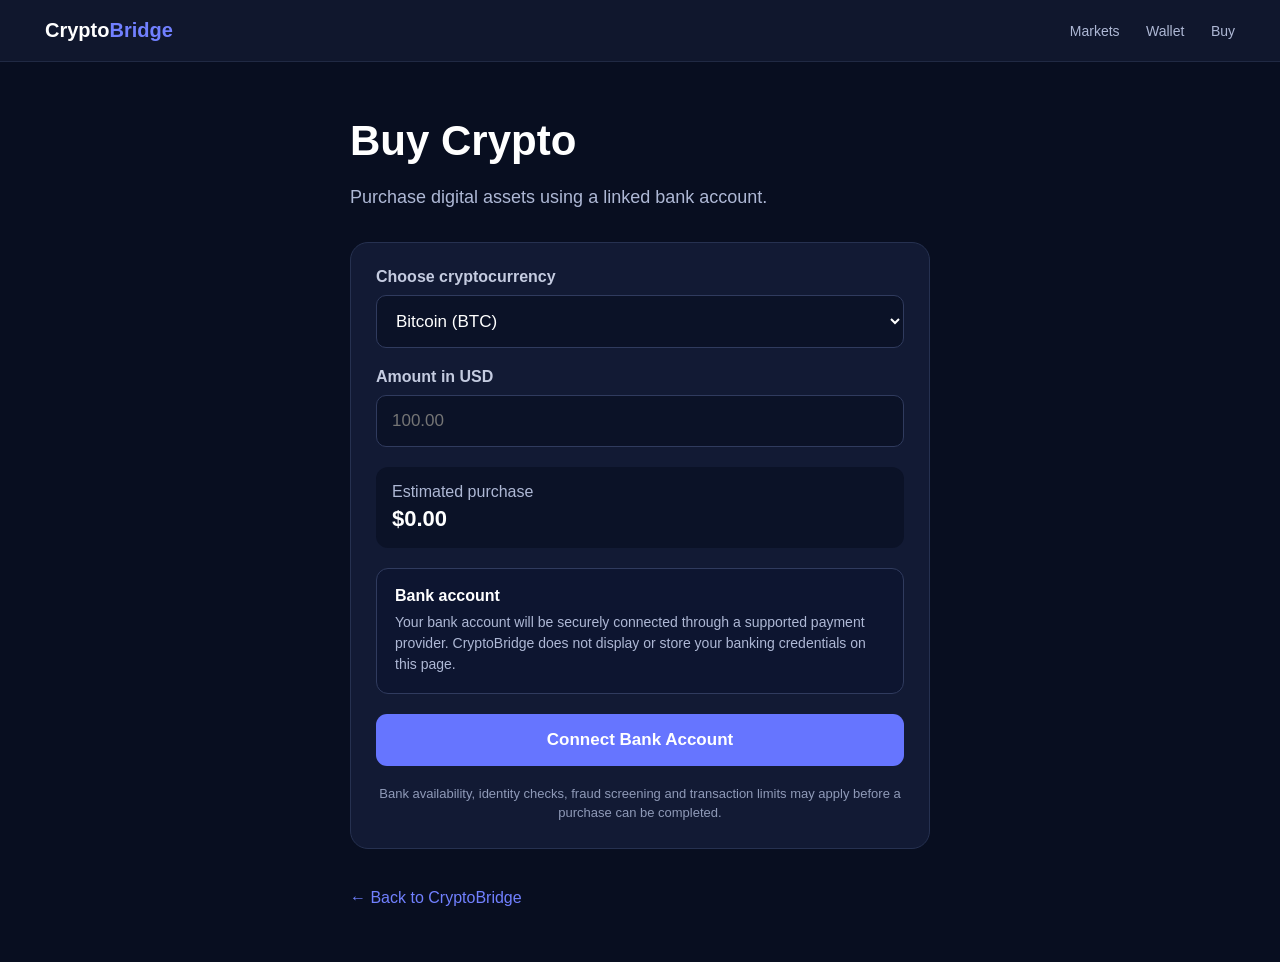
<file: buy.html>
<!DOCTYPE html>
<html lang="en">
<head>
  <meta charset="UTF-8">
  <meta name="viewport" content="width=device-width, initial-scale=1.0">
  <title>Buy Crypto — CryptoBridge</title>

  <style>
    * {
      box-sizing: border-box;
    }

    body {
      margin: 0;
      font-family: Arial, sans-serif;
      background: #080e20;
      color: #fff;
    }

    nav {
      height: 62px;
      display: flex;
      align-items: center;
      justify-content: space-between;
      padding: 0 45px;
      background: #10172d;
      border-bottom: 1px solid #202943;
    }

    .logo {
      font-size: 20px;
      font-weight: 700;
    }

    .logo span {
      color: #7180ff;
    }

    nav a {
      color: #aeb8d5;
      text-decoration: none;
      margin-left: 22px;
      font-size: 14px;
    }

    nav a:hover {
      color: white;
    }

    .container {
      max-width: 620px;
      margin: 55px auto;
      padding: 0 20px;
    }

    h1 {
      font-size: 42px;
      margin-bottom: 10px;
    }

    .subtitle {
      color: #aeb8d5;
      font-size: 18px;
      line-height: 1.6;
      margin-bottom: 30px;
    }

    .card {
      background: #121a34;
      border: 1px solid #263150;
      border-radius: 18px;
      padding: 25px;
      margin-bottom: 20px;
    }

    label {
      display: block;
      color: #c4cbe0;
      margin-bottom: 9px;
      font-weight: 600;
    }

    select,
    input {
      width: 100%;
      padding: 15px;
      border-radius: 10px;
      border: 1px solid #303b5e;
      background: #0b1227;
      color: white;
      font-size: 17px;
      outline: none;
      margin-bottom: 20px;
    }

    select:focus,
    input:focus {
      border-color: #7180ff;
    }

    .estimate {
      background: #0b1227;
      border-radius: 12px;
      padding: 16px;
      margin-bottom: 20px;
      color: #aeb8d5;
    }

    .estimate strong {
      display: block;
      color: white;
      font-size: 22px;
      margin-top: 5px;
    }

    .bank-box {
      padding: 18px;
      background: #0d1530;
      border: 1px solid #303b5e;
      border-radius: 12px;
      margin-bottom: 20px;
    }

    .bank-title {
      font-weight: 700;
      margin-bottom: 7px;
    }

    .bank-text {
      color: #aeb8d5;
      line-height: 1.5;
      font-size: 14px;
    }

    button {
      width: 100%;
      padding: 16px;
      border: none;
      border-radius: 11px;
      background: #6675ff;
      color: white;
      font-size: 17px;
      font-weight: 700;
      cursor: pointer;
    }

    button:hover {
      background: #7885ff;
    }

    .notice {
      margin-top: 18px;
      color: #8f9ab8;
      font-size: 13px;
      line-height: 1.5;
      text-align: center;
    }

    .back {
      display: inline-block;
      margin-top: 20px;
      color: #7180ff;
      text-decoration: none;
    }

    @media (max-width: 600px) {
      nav {
        padding: 0 18px;
      }

      nav a {
        margin-left: 10px;
        font-size: 12px;
      }

      h1 {
        font-size: 34px;
      }

      .container {
        margin-top: 35px;
      }
    }
  </style>
</head>

<body>

  <nav>
    <div class="logo">
      Crypto<span>Bridge</span>
    </div>

    <div>
      <a href="index.html">Markets</a>
      <a href="index.html">Wallet</a>
      <a href="buy.html">Buy</a>
    </div>
  </nav>

  <main class="container">

    <h1>Buy Crypto</h1>

    <p class="subtitle">
      Purchase digital assets using a linked bank account.
    </p>

    <div class="card">

      <label for="coin">Choose cryptocurrency</label>

      <select id="coin">
        <option value="BTC">Bitcoin (BTC)</option>
        <option value="ETH">Ethereum (ETH)</option>
        <option value="SOL">Solana (SOL)</option>
        <option value="USDT">Tether (USDT)</option>
      </select>

      <label for="amount">Amount in USD</label>

      <input
        id="amount"
        type="number"
        min="1"
        step="0.01"
        placeholder="100.00"
        oninput="updateEstimate()"
      >

      <div class="estimate">
        Estimated purchase
        <strong id="estimate">$0.00</strong>
      </div>

      <div class="bank-box">
        <div class="bank-title">Bank account</div>

        <div class="bank-text">
          Your bank account will be securely connected through a supported
          payment provider. CryptoBridge does not display or store your
          banking credentials on this page.
        </div>
      </div>

      <button onclick="connectBank()">
        Connect Bank Account
      </button>

      <div class="notice">
        Bank availability, identity checks, fraud screening and transaction
        limits may apply before a purchase can be completed.
      </div>

    </div>

    <a class="back" href="index.html">
      ← Back to CryptoBridge
    </a>

  </main>

  <script>
    function updateEstimate() {
      const amount = Number(document.getElementById("amount").value || 0);

      document.getElementById("estimate").textContent =
        "$" + amount.toFixed(2);
    }

    function connectBank() {
      alert(
        "Bank connection will be enabled after a supported ACH/payment provider is connected to CryptoBridge."
      );
    }
  </script>

</body>
  </html>
</file>
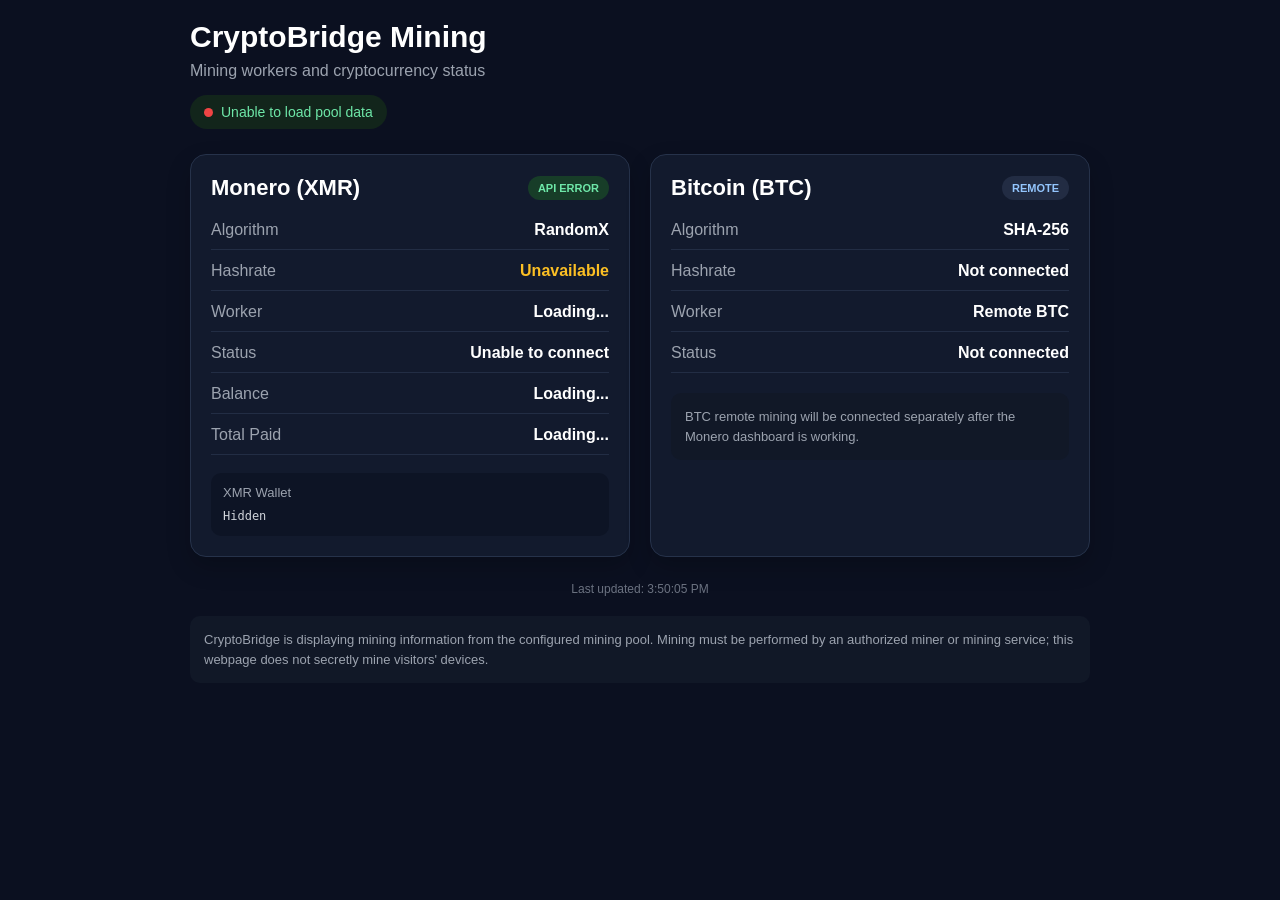
<file: mining.html>
<!DOCTYPE html>
<html lang="en">
<head>
  <meta charset="UTF-8">
  <meta name="viewport" content="width=device-width, initial-scale=1.0">
  <title>CryptoBridge Mining</title>

  <style>
    * {
      box-sizing: border-box;
      margin: 0;
      padding: 0;
    }

    body {
      font-family: Arial, sans-serif;
      background: #0b1020;
      color: #ffffff;
      padding: 20px;
    }

    .container {
      max-width: 900px;
      margin: auto;
    }

    .header {
      margin-bottom: 25px;
    }

    .header h1 {
      font-size: 30px;
      margin-bottom: 8px;
    }

    .header p {
      color: #9ca3af;
    }

    .status {
      display: inline-flex;
      align-items: center;
      gap: 8px;
      margin-top: 15px;
      padding: 9px 14px;
      border-radius: 20px;
      background: #12251b;
      color: #6ee7a8;
      font-size: 14px;
    }

    .dot {
      width: 9px;
      height: 9px;
      border-radius: 50%;
      background: #22c55e;
      display: inline-block;
    }

    .dot.offline {
      background: #ef4444;
    }

    .coins {
      display: grid;
      grid-template-columns: repeat(auto-fit, minmax(280px, 1fr));
      gap: 20px;
    }

    .card {
      background: #121a2d;
      border: 1px solid #26324a;
      border-radius: 16px;
      padding: 20px;
      box-shadow: 0 10px 25px rgba(0,0,0,.2);
    }

    .coin-title {
      display: flex;
      justify-content: space-between;
      align-items: center;
      gap: 10px;
      margin-bottom: 20px;
    }

    .coin-title h2 {
      font-size: 22px;
    }

    .badge {
      background: #173d28;
      color: #6ee7a8;
      border-radius: 20px;
      padding: 6px 10px;
      font-size: 11px;
      font-weight: bold;
    }

    .badge.remote {
      background: #222c43;
      color: #93c5fd;
    }

    .stats {
      display: grid;
      gap: 12px;
    }

    .stat {
      display: flex;
      justify-content: space-between;
      gap: 15px;
      padding-bottom: 10px;
      border-bottom: 1px solid #222d44;
    }

    .stat span {
      color: #9ca3af;
    }

    .stat strong {
      text-align: right;
      word-break: break-word;
    }

    .wallet {
      margin-top: 18px;
      padding: 12px;
      background: #0d1425;
      border-radius: 10px;
    }

    .wallet span {
      display: block;
      color: #9ca3af;
      font-size: 13px;
      margin-bottom: 6px;
    }

    .wallet code {
      color: #d1d5db;
      font-size: 12px;
      word-break: break-all;
    }

    .loading {
      color: #fbbf24;
    }

    .error {
      color: #f87171;
    }

    .updated {
      margin-top: 25px;
      color: #6b7280;
      font-size: 12px;
      text-align: center;
    }

    .note {
      margin-top: 20px;
      padding: 14px;
      border-radius: 10px;
      background: #111827;
      color: #9ca3af;
      font-size: 13px;
      line-height: 1.5;
    }

    a {
      color: #93c5fd;
      text-decoration: none;
    }
  </style>
</head>

<body>

  <div class="container">

    <div class="header">
      <h1>CryptoBridge Mining</h1>
      <p>Mining workers and cryptocurrency status</p>

      <div class="status" id="systemStatus">
        <span class="dot" id="statusDot"></span>
        <span id="statusText">Checking mining system...</span>
      </div>
    </div>


    <div class="coins">

      <!-- MONERO -->
      <div class="card">

        <div class="coin-title">
          <h2>Monero (XMR)</h2>
          <span class="badge" id="xmrBadge">CHECKING</span>
        </div>

        <div class="stats">

          <div class="stat">
            <span>Algorithm</span>
            <strong>RandomX</strong>
          </div>

          <div class="stat">
            <span>Hashrate</span>
            <strong id="hashrate" class="loading">Loading...</strong>
          </div>

          <div class="stat">
            <span>Worker</span>
            <strong id="worker">Loading...</strong>
          </div>

          <div class="stat">
            <span>Status</span>
            <strong id="workerStatus">Checking...</strong>
          </div>

          <div class="stat">
            <span>Balance</span>
            <strong id="balance">Loading...</strong>
          </div>

          <div class="stat">
            <span>Total Paid</span>
            <strong id="paid">Loading...</strong>
          </div>

        </div>

        <div class="wallet">
          <span>XMR Wallet</span>
          <code id="walletDisplay">Hidden</code>
        </div>

      </div>


      <!-- BITCOIN -->
      <div class="card">

        <div class="coin-title">
          <h2>Bitcoin (BTC)</h2>
          <span class="badge remote">REMOTE</span>
        </div>

        <div class="stats">

          <div class="stat">
            <span>Algorithm</span>
            <strong>SHA-256</strong>
          </div>

          <div class="stat">
            <span>Hashrate</span>
            <strong>Not connected</strong>
          </div>

          <div class="stat">
            <span>Worker</span>
            <strong>Remote BTC</strong>
          </div>

          <div class="stat">
            <span>Status</span>
            <strong>Not connected</strong>
          </div>

        </div>

        <div class="note">
          BTC remote mining will be connected separately after the
          Monero dashboard is working.
        </div>

      </div>

    </div>


    <div class="updated">
      Last updated: <span id="lastUpdated">—</span>
    </div>

    <div class="note">
      CryptoBridge is displaying mining information from the configured
      mining pool. Mining must be performed by an authorized miner or
      mining service; this webpage does not secretly mine visitors'
      devices.
    </div>

  </div>


  <script>

    /*
     * ==========================================================
     * CRYPTOBRIDGE MONERO SETTINGS
     * ==========================================================
     *
     * IMPORTANT:
     * Replace the value below with YOUR OWN XMR wallet address.
     *
     * Do not put a private wallet seed or private key here.
     */

    const WALLET = "48ggc215HaAHXystaFg6fzJShBBddJyQ2druNWkw4NSuRmcm4B1Y7v42nhoa2i7uLFhQWGXMvxGGRKH3vd7MTtdy7SPkVB7";


    /*
     * HashVault API
     *
     * HashVault documents this endpoint for wallet statistics
     * and worker information.
     */

    const API_URL =
      "https://api.hashvault.pro/v3/monero/wallet/" +
      encodeURIComponent(WALLET) +
      "/stats?workers=true&chart=false";


    function shortenWallet(address) {
      if (!address || address.length < 16) {
        return "Hidden";
      }

      return address.substring(0, 8) +
             "..." +
             address.substring(address.length - 8);
    }


    function formatHashrate(value) {

      if (value === undefined || value === null) {
        return "0 H/s";
      }

      const number = Number(value);

      if (!Number.isFinite(number)) {
        return "0 H/s";
      }

      if (number >= 1000000000) {
        return (number / 1000000000).toFixed(2) + " GH/s";
      }

      if (number >= 1000000) {
        return (number / 1000000).toFixed(2) + " MH/s";
      }

      if (number >= 1000) {
        return (number / 1000).toFixed(2) + " kH/s";
      }

      return number.toFixed(2) + " H/s";
    }


    function findValue(object, possibleNames) {

      if (!object || typeof object !== "object") {
        return undefined;
      }

      for (const name of possibleNames) {

        if (
          Object.prototype.hasOwnProperty.call(object, name) &&
          object[name] !== null &&
          object[name] !== undefined
        ) {
          return object[name];
        }

      }

      return undefined;
    }


    function getHashrate(data) {

  const workers = getWorkers(data);

  if (workers.length > 0) {
    const worker = workers[0];

    return {
      current: Number(worker.hashRate) || 0,
      avg1m: Number(worker.avg1HashRate) || 0,
      avg3m: Number(worker.avg3HashRate) || 0,
      avg24h: Number(worker.avg24HashRate) || 0
    };
  }

  return {
    current: 0,
    avg1m: 0,
    avg3m: 0,
    avg24h: 0
  };  
 } 

    function getBalance(data) {

      const direct = findValue(data, [
        "balance",
        "confirmedBalance",
        "confirmed_balance"
      ]);

      if (direct !== undefined) {
        return direct;
      }

      const stats = data.stats || data.data || data.result;

      if (stats) {

        const nested = findValue(stats, [
          "balance",
          "confirmedBalance",
          "confirmed_balance"
        ]);

        if (nested !== undefined) {
          return nested;
        }

      }

      return 0;
    }


    function getPaid(data) {

      const direct = findValue(data, [
        "paid",
        "totalPaid",
        "total_paid"
      ]);

      if (direct !== undefined) {
        return direct;
      }

      const stats = data.stats || data.data || data.result;

      if (stats) {

        const nested = findValue(stats, [
          "paid",
          "totalPaid",
          "total_paid"
        ]);

        if (nested !== undefined) {
          return nested;
        }

      }

      return 0;
    }

function getWorkers(data) {
  const workerKeys = [
    "collectiveWorkers",
    "workers",
    "workerStats",
    "worker_stats"
  ];

  function search(obj, depth = 0) {
    if (!obj || typeof obj !== "object" || depth > 6) {
      return [];
    }

    if (Array.isArray(obj)) {
      const hasWorkerData = obj.some(item =>
        item &&
        typeof item === "object" &&
        (
          item.hashRate !== undefined ||
          item.hashrate !== undefined ||
          item.hash_rate !== undefined ||
          item.avgHashRate !== undefined ||
          item.avg1mHashRate !== undefined
        )
      );

      if (hasWorkerData) {
        return obj;
      }

      for (const item of obj) {
        const found = search(item, depth + 1);
        if (found.length > 0) {
          return found;
        }
      }

      return [];
    }

    for (const key of workerKeys) {
      if (Array.isArray(obj[key])) {
        return obj[key];
      }
    }

    for (const value of Object.values(obj)) {
      const found = search(value, depth + 1);

      if (found.length > 0) {
        return found;
      }
    }

    return [];
  }

  return search(data);
    }
  
    function getWorkerName(worker) {

      return findValue(worker, [
        "name",
        "worker",
        "workerName",
        "worker_name",
        "id"
      ]) || "Phone";
    }


    function getWorkerHashrate(worker) {
    const current = Number(
        findValue(worker, [
            "hashRate",
            "hashrate",
            "hash_rate",
            "currentHashrate",
            "current_hashrate"
        ]) || 0
    );

    const avg3 = Number(
        findValue(worker, [
            "avg3HashRate",
            "avg3hashRate",
            "avg3_hash_rate"
        ]) || 0
    );

    const avg1 = Number(
        findValue(worker, [
            "avg1HashRate",
            "avg1hashRate",
            "avg1_hash_rate"
        ]) || 0
    );

    const avg24 = Number(
        findValue(worker, [
            "avg24HashRate",
            "avg24hashRate",
            "avg24_hash_rate"
        ]) || 0
    );

    if (current > 0) return current;
    if (avg3 > 0) return avg3;
    if (avg1 > 0) return avg1;
    if (avg24 > 0) return avg24;

    return 0;
    }


    function updateDashboard(data) {

      const workers = getWorkers(data);

      let totalHashrate = getHashrate(data);

      let workerName = "Phone";

      if (workers.length > 0) {

        let worker = workers[0];

        workerName = getWorkerName(worker);

        let workerHashrate = getWorkerHashrate(worker);

        if (workerHashrate) {
          totalHashrate = workerHashrate;
        }

      }

      document.getElementById("hashrate").textContent =
        formatHashrate(totalHashrate);

      document.getElementById("worker").textContent =
        workerName;

      document.getElementById("workerStatus").textContent =
        workers.length > 0 ? "Online" : "No active worker";

      document.getElementById("xmrBadge").textContent =
        workers.length > 0 ? "MINING" : "OFFLINE";


      const balance = getBalance(data);
      const paid = getPaid(data);

      document.getElementById("balance").textContent =
        Number(balance || 0).toFixed(8) + " XMR";

      document.getElementById("paid").textContent =
        Number(paid || 0).toFixed(8) + " XMR";


      document.getElementById("walletDisplay").textContent =
        shortenWallet(WALLET);


      if (workers.length > 0) {

        document.getElementById("statusText").textContent =
          "Monero mining online";

        document.getElementById("statusDot").classList.remove(
          "offline"
        );

      } else {

        document.getElementById("statusText").textContent =
          "No active Monero worker";

        document.getElementById("statusDot").classList.add(
          "offline"
        );

      }


      document.getElementById("lastUpdated").textContent =
        new Date().toLocaleTimeString();

    }


    async function loadMiningData() {

      if (
        !WALLET ||
        WALLET === "PASTE_YOUR_XMR_WALLET_ADDRESS_HERE"
      ) {

        document.getElementById("statusText").textContent =
          "XMR wallet not configured";

        document.getElementById("statusDot").classList.add(
          "offline"
        );

        document.getElementById("hashrate").textContent =
          "Configure wallet";

        document.getElementById("workerStatus").textContent =
          "Not configured";

        return;
      }


      try {

        const response = await fetch(API_URL, {
          method: "GET",
          cache: "no-store"
        });


        if (!response.ok) {
          throw new Error(
            "HashVault API returned HTTP " +
            response.status
          );
        }


        const data = await response.json();

        console.log("HashVault response:", data);

        updateDashboard(data);


      } catch (error) {

        console.error(
          "CryptoBridge mining API error:",
          error
        );


        document.getElementById("statusText").textContent =
          "Unable to load pool data";

        document.getElementById("statusDot").classList.add(
          "offline"
        );

        document.getElementById("xmrBadge").textContent =
          "API ERROR";

        document.getElementById("workerStatus").textContent =
          "Unable to connect";

        document.getElementById("hashrate").textContent =
          "Unavailable";

        document.getElementById("lastUpdated").textContent =
          new Date().toLocaleTimeString();

      }

    }


    /*
     * Load immediately.
     */
    loadMiningData();


    /*
     * Refresh every 60 seconds.
     */
    setInterval(loadMiningData, 60000);

  </script>

</body>
  </html>
</file>
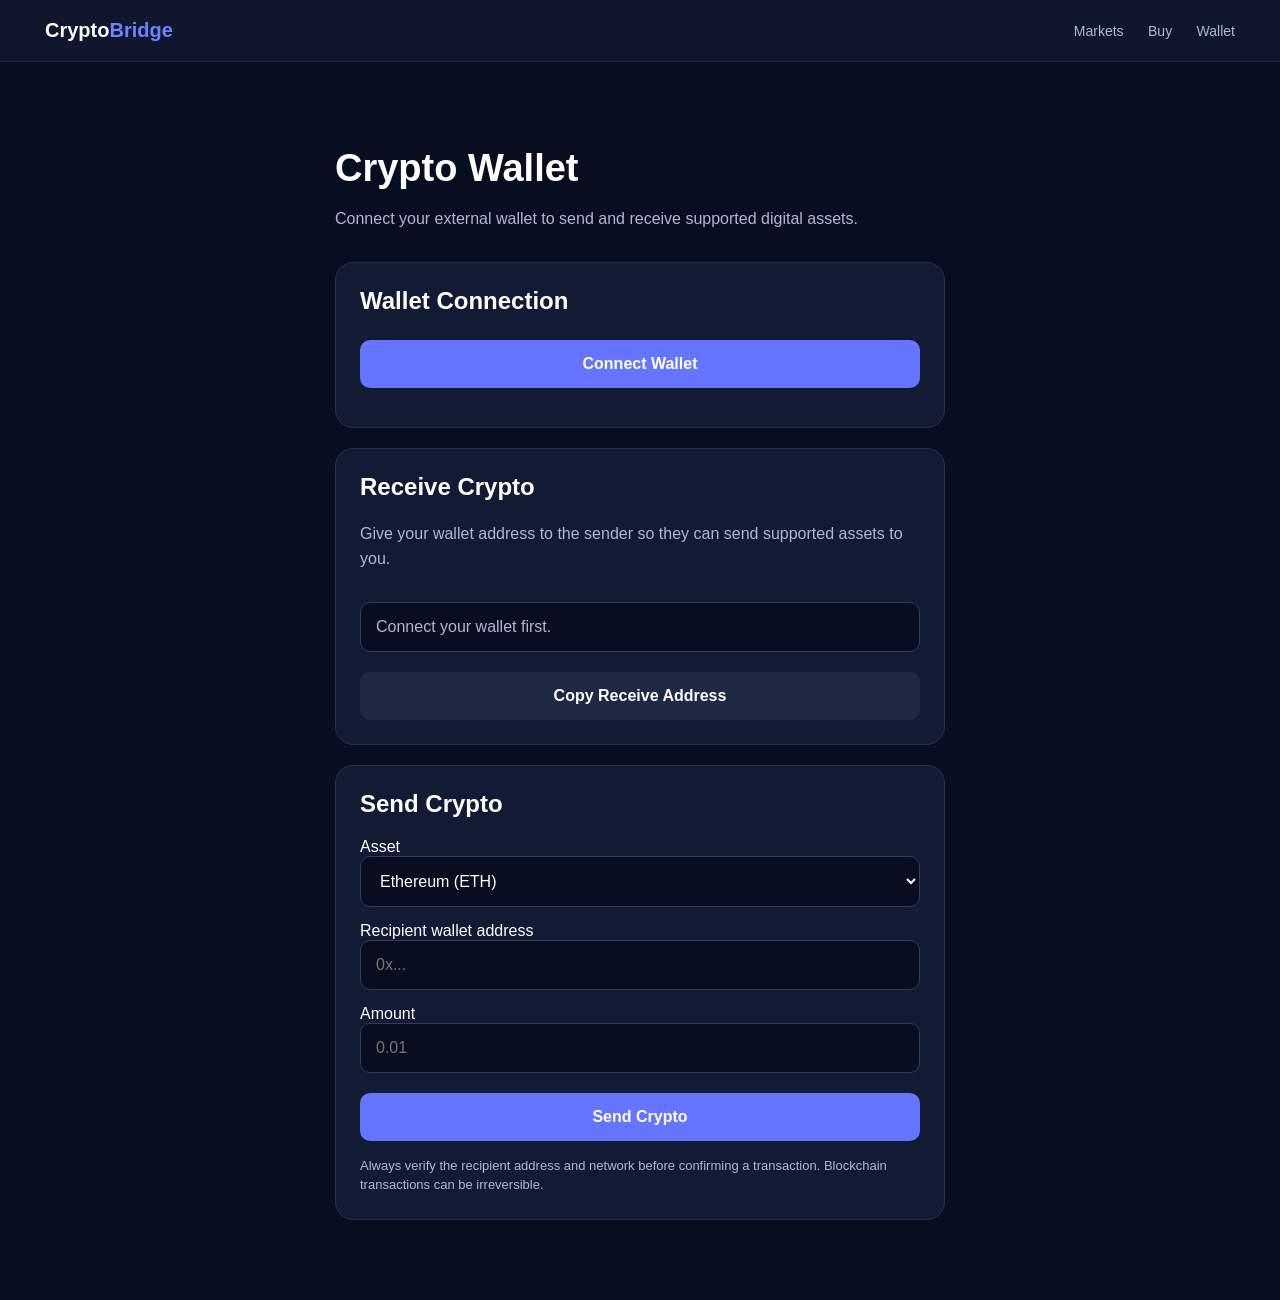
<file: wallet.html>
<!DOCTYPE html>
<html lang="en">
<head>
  <meta charset="UTF-8">
  <meta name="viewport" content="width=device-width, initial-scale=1.0">
  <title>Wallet — CryptoBridge</title>

  <style>
    * {
      box-sizing: border-box;
    }

    body {
      margin: 0;
      font-family: Arial, sans-serif;
      background: #080e20;
      color: white;
    }

    nav {
      height: 62px;
      display: flex;
      justify-content: space-between;
      align-items: center;
      padding: 0 45px;
      background: #10172d;
      border-bottom: 1px solid #202943;
    }

    .logo {
      font-size: 20px;
      font-weight: 700;
    }

    .logo span {
      color: #7180ff;
    }

    nav a {
      color: #aeb8d5;
      text-decoration: none;
      margin-left: 20px;
      font-size: 14px;
    }

    .container {
      max-width: 650px;
      margin: 40px auto;
      padding: 20px;
    }

    h1 {
      font-size: 38px;
      margin-bottom: 8px;
    }

    .subtitle {
      color: #aeb8d5;
      line-height: 1.6;
      margin-bottom: 30px;
    }

    .card {
      background: #121a34;
      border: 1px solid #263150;
      border-radius: 18px;
      padding: 24px;
      margin-bottom: 20px;
    }

    .card h2 {
      margin-top: 0;
    }

    .wallet-address {
      background: #080e20;
      border: 1px solid #303b5e;
      padding: 15px;
      border-radius: 10px;
      word-break: break-all;
      color: #aeb8d5;
      margin: 15px 0;
    }

    input,
    select {
      width: 100%;
      padding: 15px;
      margin-bottom: 15px;
      background: #080e20;
      color: white;
      border: 1px solid #303b5e;
      border-radius: 10px;
      font-size: 16px;
    }

    button {
      width: 100%;
      padding: 15px;
      border: 0;
      border-radius: 10px;
      background: #6675ff;
      color: white;
      font-size: 16px;
      font-weight: 700;
      cursor: pointer;
      margin-top: 5px;
    }

    button:hover {
      background: #7885ff;
    }

    .secondary {
      background: #202943;
    }

    .status {
      margin-top: 15px;
      color: #aeb8d5;
      line-height: 1.5;
      word-break: break-word;
    }

    .warning {
      color: #aeb8d5;
      font-size: 13px;
      line-height: 1.5;
      margin-top: 15px;
    }

    .hidden {
      display: none;
    }

    @media (max-width: 600px) {
      nav {
        padding: 0 18px;
      }

      nav a {
        margin-left: 8px;
        font-size: 12px;
      }

      h1 {
        font-size: 32px;
      }
    }
  </style>
</head>

<body>

<nav>
  <div class="logo">
    Crypto<span>Bridge</span>
  </div>

  <div>
    <a href="index.html">Markets</a>
    <a href="buy.html">Buy</a>
    <a href="wallet.html">Wallet</a>
  </div>
</nav>

<div class="container">

  <h1>Crypto Wallet</h1>

  <p class="subtitle">
    Connect your external wallet to send and receive supported digital assets.
  </p>

  <div class="card">

    <h2>Wallet Connection</h2>

    <button id="connectButton" onclick="connectWallet()">
      Connect Wallet
    </button>

    <div id="walletSection" class="hidden">

      <div class="wallet-address" id="walletAddress">
        Not connected
      </div>

      <button class="secondary" onclick="copyAddress()">
        Copy Wallet Address
      </button>

    </div>

    <div class="status" id="connectionStatus"></div>

  </div>

  <div class="card">

    <h2>Receive Crypto</h2>

    <p class="subtitle">
      Give your wallet address to the sender so they can send supported
      assets to you.
    </p>

    <div class="wallet-address" id="receiveAddress">
      Connect your wallet first.
    </div>

    <button class="secondary" onclick="copyReceiveAddress()">
      Copy Receive Address
    </button>

  </div>

  <div class="card">

    <h2>Send Crypto</h2>

    <label>Asset</label>

    <select id="asset">
      <option value="ETH">Ethereum (ETH)</option>
    </select>

    <label>Recipient wallet address</label>

    <input
      id="recipient"
      type="text"
      placeholder="0x..."
    >

    <label>Amount</label>

    <input
      id="sendAmount"
      type="number"
      min="0"
      step="0.000001"
      placeholder="0.01"
    >

    <button onclick="sendCrypto()">
      Send Crypto
    </button>

    <div class="status" id="sendStatus"></div>

    <div class="warning">
      Always verify the recipient address and network before confirming a
      transaction. Blockchain transactions can be irreversible.
    </div>

  </div>

</div>

<script>
  let provider = null;
  let signer = null;
  let walletAddress = null;

  async function connectWallet() {

    if (!window.ethereum) {
      document.getElementById("connectionStatus").textContent =
        "No compatible Web3 wallet was detected. Open CryptoBridge in a compatible wallet browser or install a supported wallet.";
      return;
    }

    try {

      await window.ethereum.request({
        method: "eth_requestAccounts"
      });

      const accounts = await window.ethereum.request({
        method: "eth_accounts"
      });

      walletAddress = accounts[0];

      document.getElementById("walletAddress").textContent =
        walletAddress;

      document.getElementById("receiveAddress").textContent =
        walletAddress;

      document.getElementById("walletSection")
        .classList.remove("hidden");

      document.getElementById("connectButton")
        .textContent = "Wallet Connected";

      document.getElementById("connectionStatus")
        .textContent = "Wallet connected successfully.";

    } catch (error) {

      document.getElementById("connectionStatus").textContent =
        error.message || "Wallet connection failed.";

    }
  }

  async function copyAddress() {

    if (!walletAddress) return;

    await navigator.clipboard.writeText(walletAddress);

    document.getElementById("connectionStatus").textContent =
      "Wallet address copied.";
  }

  async function copyReceiveAddress() {

    if (!walletAddress) {
      document.getElementById("receiveAddress").textContent =
        "Connect your wallet first.";
      return;
    }

    await navigator.clipboard.writeText(walletAddress);

    document.getElementById("receiveAddress").textContent =
      walletAddress + " — copied!";
  }

  async function sendCrypto() {

    const recipient =
      document.getElementById("recipient").value.trim();

    const amount =
      document.getElementById("sendAmount").value.trim();

    const status =
      document.getElementById("sendStatus");

    if (!window.ethereum) {
      status.textContent =
        "Connect a compatible Web3 wallet first.";
      return;
    }

    if (!walletAddress) {
      status.textContent =
        "Connect your wallet first.";
      return;
    }

    if (!recipient || !recipient.startsWith("0x") || recipient.length !== 42) {
      status.textContent =
        "Enter a valid EVM recipient address.";
      return;
    }

    if (!amount || Number(amount) <= 0) {
      status.textContent =
        "Enter a valid amount.";
      return;
    }

    try {

      status.textContent =
        "Waiting for wallet confirmation...";

      const value = BigInt(
        Math.round(Number(amount) * 1e18)
      ).toString(16);

      const txHash =
        await window.ethereum.request({
          method: "eth_sendTransaction",
          params: [{
            from: walletAddress,
            to: recipient,
            value: "0x" + value
          }]
        });

      status.innerHTML =
        "Transaction submitted.<br><br>" +
        "Transaction hash:<br>" +
        txHash;

    } catch (error) {

      status.textContent =
        error.message || "Transaction failed.";

    }
  }
</script>

</body>
  </html>
</file>
